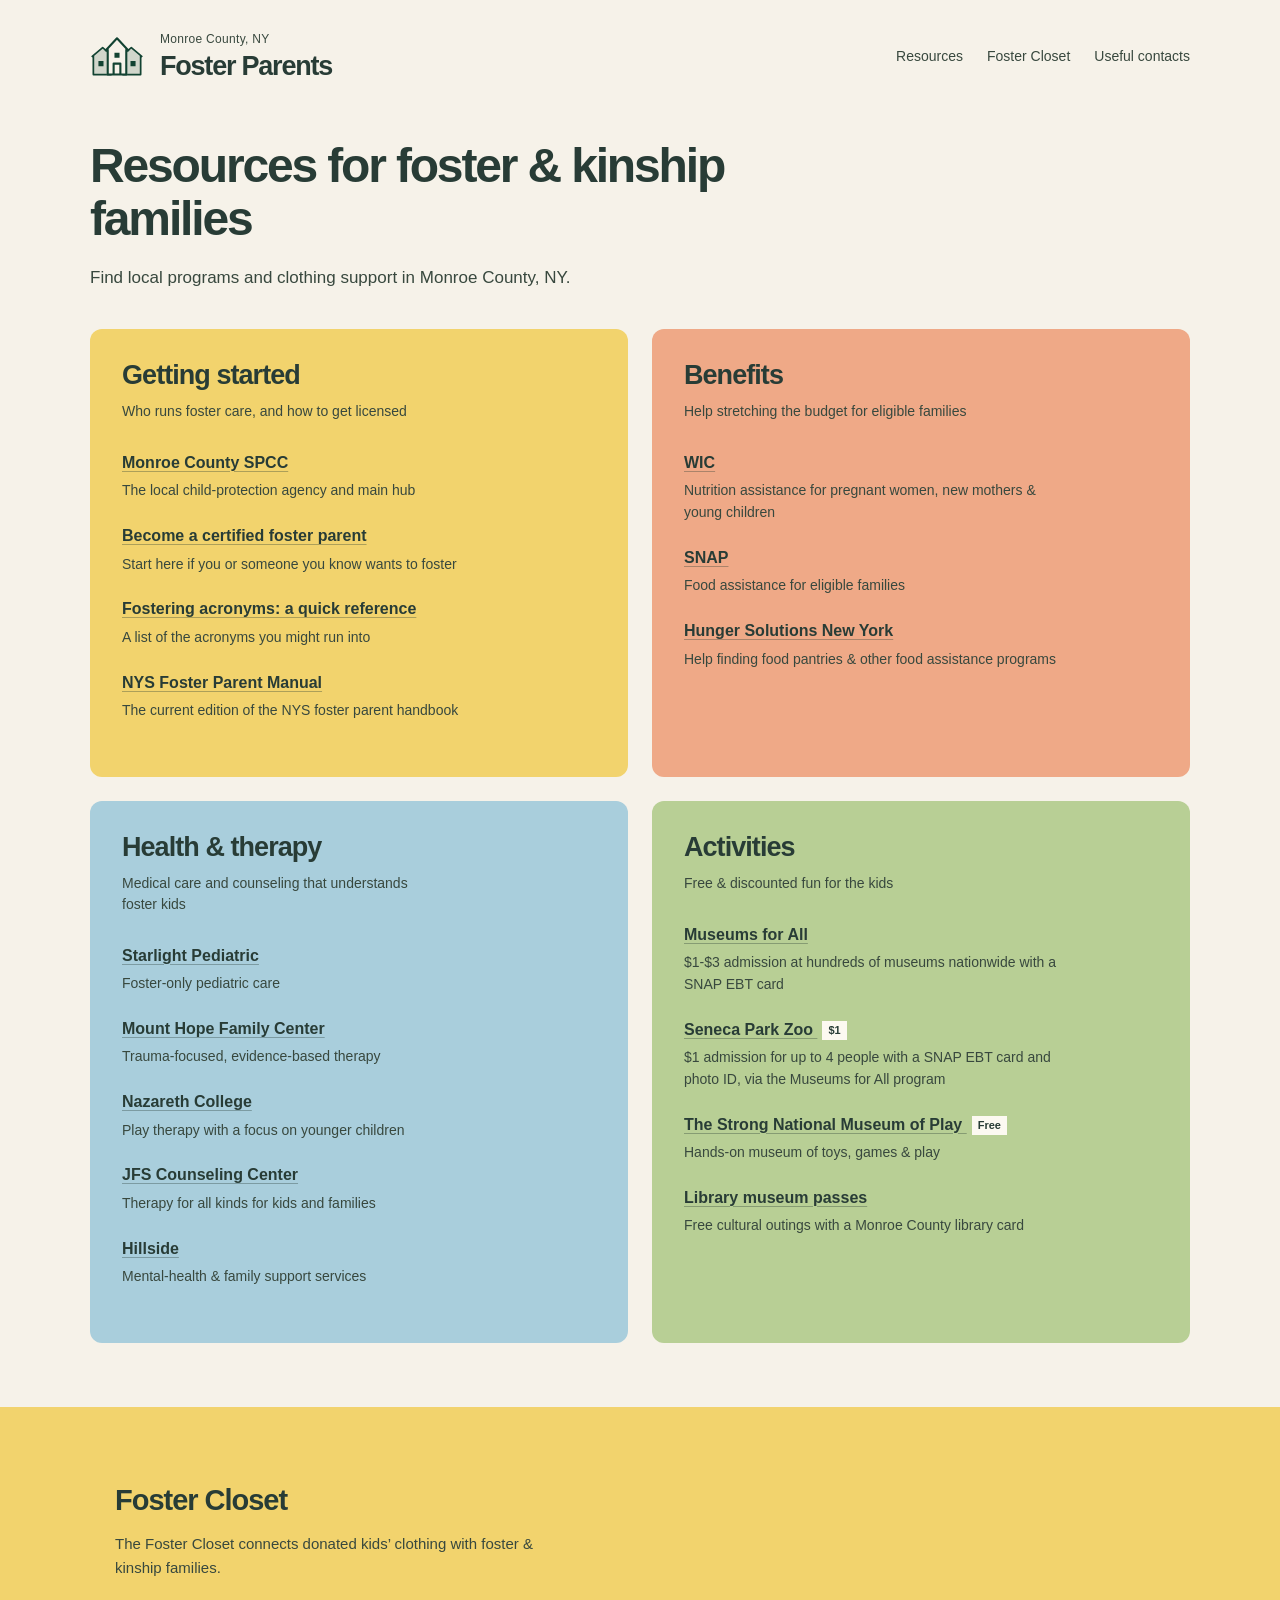
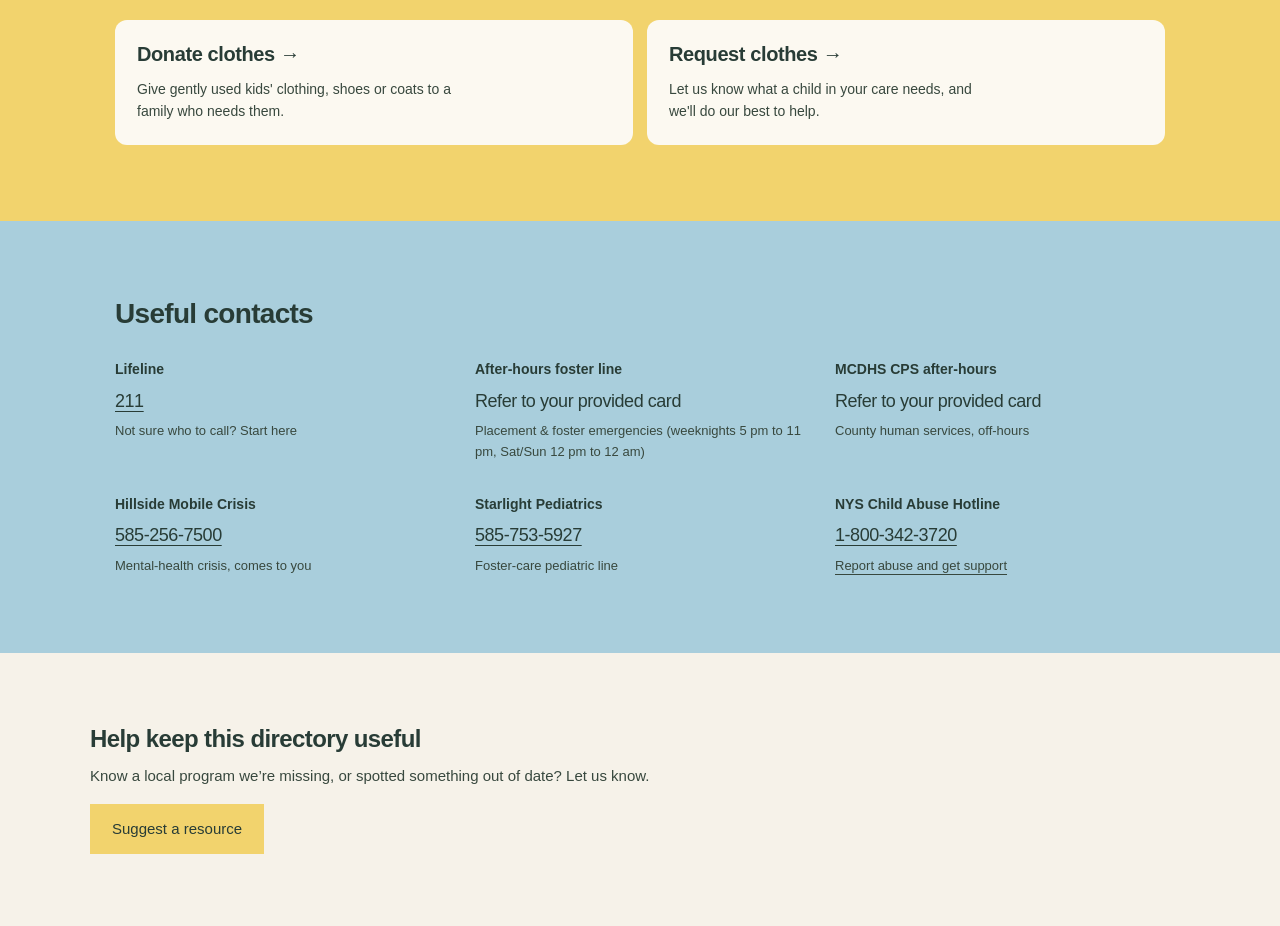
<file: index.html>
<!DOCTYPE html>
<html lang="en">
<head>
<meta charset="utf-8" />
<meta name="viewport" content="width=device-width, initial-scale=1" />
<title>Foster Family Resources in Monroe County, NY</title>
<meta name="description" content="A maintained directory of local support for foster and kinship families in Monroe County, New York: crisis help, therapy, benefits, activities and more." />
<link rel="canonical" href="https://monroecountyfosterparents.com/" />
<meta property="og:type" content="website" />
<meta property="og:site_name" content="Monroe County Foster Parents" />
<meta property="og:title" content="Foster Family Resources in Monroe County, NY" />
<meta property="og:description" content="A maintained directory of local support for foster and kinship families in Monroe County, New York: crisis help, therapy, benefits, activities and more." />
<meta property="og:url" content="https://monroecountyfosterparents.com/" />
<meta name="twitter:card" content="summary" />
<meta name="twitter:title" content="Foster Family Resources in Monroe County, NY" />
<meta name="twitter:description" content="A maintained directory of local support for foster and kinship families in Monroe County, New York: crisis help, therapy, benefits, activities and more." />
<script type="application/ld+json">
{
  "@context": "https://schema.org",
  "@type": "Organization",
  "name": "Monroe County Foster Parents",
  "url": "https://monroecountyfosterparents.com/",
  "description": "A maintained directory of local support for foster and kinship families in Monroe County, New York: crisis help, therapy, benefits, activities and more.",
  "areaServed": {
    "@type": "AdministrativeArea",
    "name": "Monroe County, New York"
  }
}
</script>
<link rel="stylesheet" href="style.css">
<script src="navigation.js" defer></script>
</head>
<body class="neighborhood">
<a class="skip-link" href="#main">Skip to content</a>
<header class="site-header wrap"><a class="brand" href="./"><svg class="village-mark" viewBox="0 0 64 52" aria-hidden="true" focusable="false" fill="none"><path d="M3 27 15 17l12 10v21H3Z" fill="currentColor" opacity=".16"/><path d="M37 27 49 17l12 10v21H37Z" fill="currentColor" opacity=".16"/><path d="m2 27 13-11 13 11M4 26v22h21V26m11 1 13-11 13 11M39 26v22h21V26" stroke="currentColor" stroke-width="2" stroke-linejoin="round"/><path d="M20 19 32 6l12 13v29H20Z" fill="var(--paper)"/><path d="m18 20 14-15 14 15M21 18v30h22V18M28 48V35h8v13" stroke="currentColor" stroke-width="2.5" stroke-linejoin="round"/><path d="M29 22h6v6h-6zM10 32h6v6h-6zM48 32h6v6h-6z" fill="currentColor"/></svg><span class="brand-type"><span class="brand-place">Monroe County, NY</span><span class="brand-name">Foster Parents</span></span></a><nav aria-label="Main navigation"><a href="./#directory">Resources</a><a href="./#foster-closet">Foster Closet</a><a href="./#contacts">Useful contacts</a></nav></header>

<main id="main" tabindex="-1">
  <div class="wrap" id="directory">
    <div class="sec-head">
      <div><h1>Resources for foster &amp; kinship families</h1><p class="directory-intro">Find local programs and clothing support in Monroe County, NY.</p></div>
    </div>
    <div class="grid">

      <div class="cat">
        <div class="cat-heading"><h2 id="getting-started">Getting started</h2><p>Who runs foster care, and how to get licensed</p></div>
        <ul role="list">
          <li>
            <a class="link" href="https://www.spcc-roch.org/" target="_blank" rel="noopener">Monroe County SPCC<span class="sr-only"> (opens in a new tab)</span></a>
            <div class="desc">The local child-protection agency and main hub</div>
          </li>
          <li>
            <a class="link" href="https://www.monroefostercare.org/get-started/" target="_blank" rel="noopener">Become a certified foster parent<span class="sr-only"> (opens in a new tab)</span></a>
            <div class="desc">Start here if you or someone you know wants to foster</div>
          </li>
          <li>
            <a class="link" href="fostering-acronyms.html">Fostering acronyms: a quick reference</a>
            <div class="desc">A list of the acronyms you might run into</div>
          </li>
          <li>
            <a class="link" href="https://ocfs.ny.gov/main/publications/Pub5011.pdf" target="_blank" rel="noopener">NYS Foster Parent Manual<span class="sr-only"> (opens in a new tab)</span></a>
            <div class="desc">The current edition of the NYS foster parent handbook</div>
          </li>
        </ul>
      </div>

      <div class="cat">
        <div class="cat-heading"><h2 id="benefits">Benefits</h2><p>Help stretching the budget for eligible families</p></div>
        <ul role="list">
          <li>
            <a class="link" href="https://www.health.ny.gov/prevention/nutrition/wic/" target="_blank" rel="noopener">WIC<span class="sr-only"> (opens in a new tab)</span></a>
            <div class="desc">Nutrition assistance for pregnant women, new mothers &amp; young children</div>
          </li>
          <li>
            <a class="link" href="https://otda.ny.gov/programs/snap/" target="_blank" rel="noopener">SNAP<span class="sr-only"> (opens in a new tab)</span></a>
            <div class="desc">Food assistance for eligible families</div>
          </li>
          <li>
            <a class="link" href="https://hungersolutionsny.org/" target="_blank" rel="noopener">Hunger Solutions New York<span class="sr-only"> (opens in a new tab)</span></a>
            <div class="desc">Help finding food pantries &amp; other food assistance programs</div>
          </li>
        </ul>
      </div>

      <div class="cat">
        <div class="cat-heading"><h2 id="health">Health &amp; therapy</h2><p>Medical care and counseling that understands foster kids</p></div>
        <ul role="list">
          <li>
            <a class="link" href="https://www.monroecounty.gov/health-maternal-foster-care" target="_blank" rel="noopener">Starlight Pediatric<span class="sr-only"> (opens in a new tab)</span></a>
            <div class="desc">Foster-only pediatric care</div>
          </li>
          <li>
            <a class="link" href="https://www.psych.rochester.edu/MHFC/" target="_blank" rel="noopener">Mount Hope Family Center<span class="sr-only"> (opens in a new tab)</span></a>
            <div class="desc">Trauma-focused, evidence-based therapy</div>
          </li>
          <li>
            <a class="link" href="https://www2.naz.edu/york-wellness-rehabilitation-institute/clinic-care/play-therapy/" target="_blank" rel="noopener">Nazareth College<span class="sr-only"> (opens in a new tab)</span></a>
            <div class="desc">Play therapy with a focus on younger children</div>
          </li>
          <li>
            <a class="link" href="https://jfsrochester.org/the-counseling-center-at-jfs/" target="_blank" rel="noopener">JFS Counseling Center<span class="sr-only"> (opens in a new tab)</span></a>
            <div class="desc">Therapy for all kinds for kids and families</div>
          </li>
          <li>
            <a class="link" href="https://hillside.com/services/" target="_blank" rel="noopener">Hillside<span class="sr-only"> (opens in a new tab)</span></a>
            <div class="desc">Mental-health &amp; family support services</div>
          </li>
        </ul>
      </div>

      <div class="cat">
        <div class="cat-heading"><h2 id="activities">Activities</h2><p>Free &amp; discounted fun for the kids</p></div>
        <ul role="list">
          <li>
            <a class="link" href="https://museums4all.org/" target="_blank" rel="noopener">Museums for All<span class="sr-only"> (opens in a new tab)</span></a>
            <div class="desc">$1-$3 admission at hundreds of museums nationwide with a SNAP EBT card</div>
          </li>
          <li>
            <a class="link" href="https://www.senecaparkzoo.org/" target="_blank" rel="noopener">Seneca Park Zoo <span class="tag">$1</span><span class="sr-only"> (opens in a new tab)</span></a>
            <div class="desc">$1 admission for up to 4 people with a SNAP EBT card and photo ID, via the Museums for All program</div>
          </li>
          <li>
            <a class="link" href="https://www.museumofplay.org/about/community-access/" target="_blank" rel="noopener">The Strong National Museum of Play <span class="tag">Free</span><span class="sr-only"> (opens in a new tab)</span></a>
            <div class="desc">Hands-on museum of toys, games &amp; play</div>
          </li>
          <li>
            <a class="link" href="https://libraryweb.org/whats_new/very-important-places-v-i-p-pass-program/" target="_blank" rel="noopener">Library museum passes<span class="sr-only"> (opens in a new tab)</span></a>
            <div class="desc">Free cultural outings with a Monroe County library card</div>
          </li>
        </ul>
      </div>

    </div>
  </div>

  <section class="wrap" aria-labelledby="closet-title" id="foster-closet">
    <div class="closet-panel">
      <div class="sec-head sec-head--stacked">
        <h2 id="closet-title">Foster Closet</h2>
        <p>The Foster Closet connects donated kids’ clothing with foster &amp; kinship families.</p>
      </div>
      <div class="closet-links">
        <a class="closet-link-card" href="donate-closet/">
          <h3>Donate clothes <span aria-hidden="true">&rarr;</span></h3>
          <p>Give gently used kids' clothing, shoes or coats to a family who needs them.</p>
        </a>
        <a class="closet-link-card" href="request-closet/">
          <h3>Request clothes <span aria-hidden="true">&rarr;</span></h3>
          <p>Let us know what a child in your care needs, and we'll do our best to help.</p>
        </a>
      </div>
    </div>
  </section>

  <section class="wrap" aria-labelledby="contacts-title" id="contacts">
    <div class="sec-content">
      <div class="sec-head">
        <div><h2 id="contacts-title">Useful contacts</h2></div>
      </div>
      <div class="u-grid">
        <div class="u-item">
          <span class="u-name" id="contact-1-name">Lifeline</span>
          <a class="u-num" id="contact-1-number" aria-labelledby="contact-1-name contact-1-number" href="tel:211">211</a>
          <span class="u-sub">Not sure who to call? Start here</span>
        </div>
        <div class="u-item">
          <span class="u-name" id="contact-2-name">After-hours foster line</span>
          <span class="u-num">Refer to your provided card</span>
          <span class="u-sub">Placement &amp; foster emergencies (weeknights 5 pm to 11 pm, Sat/Sun 12 pm to 12 am)</span>
        </div>
        <div class="u-item">
          <span class="u-name" id="contact-3-name">MCDHS CPS after-hours</span>
          <span class="u-num">Refer to your provided card</span>
          <span class="u-sub">County human services, off-hours</span>
        </div>
        <div class="u-item">
          <span class="u-name" id="contact-4-name">Hillside Mobile Crisis</span>
          <a class="u-num" id="contact-4-number" aria-labelledby="contact-4-name contact-4-number" href="tel:5852567500">585-256-7500</a>
          <span class="u-sub">Mental-health crisis, comes to you</span>
        </div>
        <div class="u-item">
          <span class="u-name" id="contact-5-name">Starlight Pediatrics</span>
          <a class="u-num" id="contact-5-number" aria-labelledby="contact-5-name contact-5-number" href="tel:5857535927">585-753-5927</a>
          <span class="u-sub">Foster-care pediatric line</span>
        </div>
        <div class="u-item">
          <span class="u-name" id="contact-6-name">NYS Child Abuse Hotline</span>
          <a class="u-num" id="contact-6-number" aria-labelledby="contact-6-name contact-6-number" href="tel:18003423720">1-800-342-3720</a>
          <span class="u-sub"><a href="https://www.dorightbykids.org" target="_blank" rel="noopener">Report abuse and get support<span class="sr-only"> (opens in a new tab)</span></a></span>
        </div>
      </div>
    </div>
  </section>

  <div class="wrap">
    <div class="suggest-cta" id="suggest">
      <h2>Help keep this directory useful</h2>
      <p>Know a local program we’re missing, or spotted something out of date? Let us know.</p>
      <a class="suggest-btn" href="mailto:contact@monroecountyfosterparents.com">Suggest a resource</a>
    </div>
  </div>

</main>

</body>
</html>
</file>
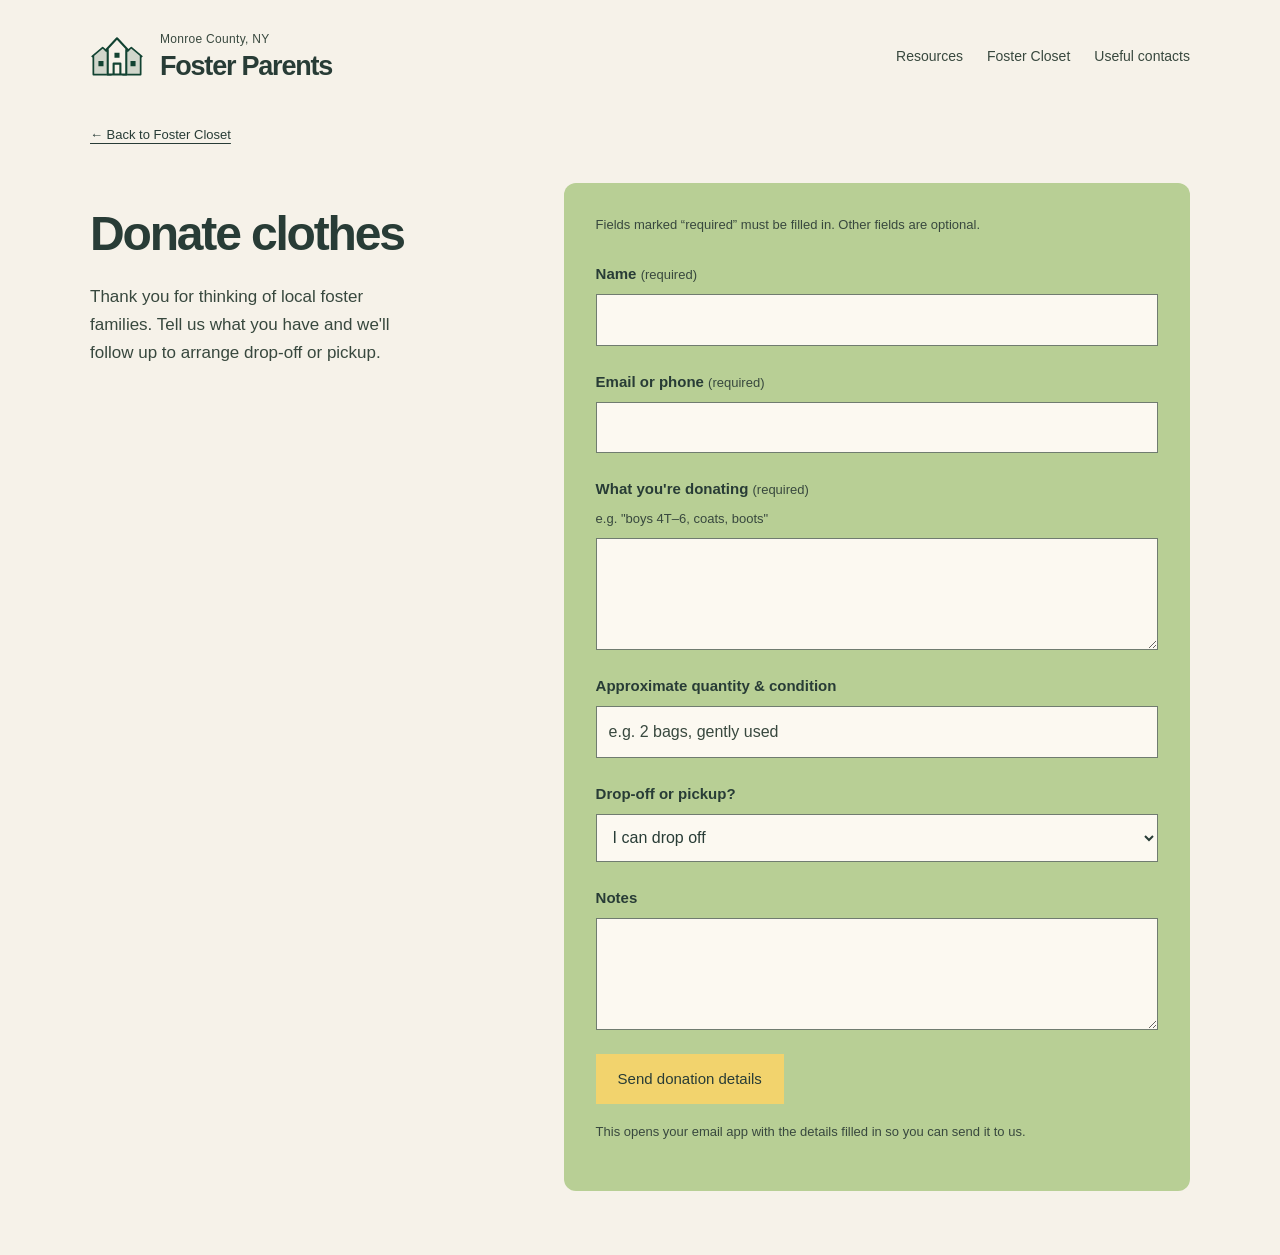
<file: donate-closet/index.html>
<!DOCTYPE html>
<html lang="en">
<head>
<meta charset="utf-8" />
<meta name="viewport" content="width=device-width, initial-scale=1" />
<title>Donate to the Foster Closet | Monroe County Foster Parents</title>
<meta name="description" content="Donate gently used kids' clothing to the Monroe County foster closet." />
<link rel="canonical" href="https://monroecountyfosterparents.com/donate-closet/" />
<meta property="og:type" content="website" />
<meta property="og:site_name" content="Monroe County Foster Parents" />
<meta property="og:title" content="Donate to the Foster Closet | Monroe County Foster Parents" />
<meta property="og:description" content="Donate gently used kids' clothing to the Monroe County foster closet." />
<meta property="og:url" content="https://monroecountyfosterparents.com/donate-closet/" />
<meta name="twitter:card" content="summary" />
<meta name="twitter:title" content="Donate to the Foster Closet | Monroe County Foster Parents" />
<meta name="twitter:description" content="Donate gently used kids' clothing to the Monroe County foster closet." />
<link rel="stylesheet" href="../style.css">
<script src="../navigation.js" defer></script>
</head>
<body class="neighborhood closet-page">
<a class="skip-link" href="#main">Skip to content</a>
<header class="site-header wrap"><a class="brand" href="../"><svg class="village-mark" viewBox="0 0 64 52" aria-hidden="true" focusable="false" fill="none"><path d="M3 27 15 17l12 10v21H3Z" fill="currentColor" opacity=".16"/><path d="M37 27 49 17l12 10v21H37Z" fill="currentColor" opacity=".16"/><path d="m2 27 13-11 13 11M4 26v22h21V26m11 1 13-11 13 11M39 26v22h21V26" stroke="currentColor" stroke-width="2" stroke-linejoin="round"/><path d="M20 19 32 6l12 13v29H20Z" fill="var(--paper)"/><path d="m18 20 14-15 14 15M21 18v30h22V18M28 48V35h8v13" stroke="currentColor" stroke-width="2.5" stroke-linejoin="round"/><path d="M29 22h6v6h-6zM10 32h6v6h-6zM48 32h6v6h-6z" fill="currentColor"/></svg><span class="brand-type"><span class="brand-place">Monroe County, NY</span><span class="brand-name">Foster Parents</span></span></a><nav aria-label="Main navigation"><a href="../#directory">Resources</a><a href="../#foster-closet">Foster Closet</a><a href="../#contacts">Useful contacts</a></nav></header>

<main class="wrap" id="main" tabindex="-1">
  <a class="back-link" href="../#foster-closet">&larr; Back to Foster Closet</a>

  <section class="page-hero" aria-labelledby="form-title">
    <h1 id="form-title">Donate clothes</h1>
    <p class="lead">Thank you for thinking of local foster families. Tell us what you have and we'll follow up to arrange drop-off or pickup.</p>
  </section>

  <form class="form-card form-card--centered" id="donate-form" aria-labelledby="form-title" aria-describedby="required-note">
    <p id="required-note" class="form-note">Fields marked “required” must be filled in. Other fields are optional.</p>
    <div class="field">
      <label for="name">Name <span class="hint">(required)</span></label>
      <input id="name" name="name" autocomplete="name" type="text" required>
    </div>

    <div class="field">
      <label for="contact">Email or phone <span class="hint">(required)</span></label>
      <input id="contact" name="contact" autocapitalize="none" spellcheck="false" type="text" required>
    </div>

    <div class="field">
      <label for="items">What you're donating <span class="hint">(required)</span></label>
      <span class="hint" id="items-hint">e.g. "boys 4T&ndash;6, coats, boots"</span>
      <textarea id="items" aria-describedby="items-hint" name="items" required></textarea>
    </div>

    <div class="field">
      <label for="condition">Approximate quantity &amp; condition</label>
      <input id="condition" name="condition" type="text" placeholder="e.g. 2 bags, gently used">
    </div>

    <div class="field">
      <label for="logistics">Drop-off or pickup?</label>
      <select id="logistics" name="logistics">
        <option value="Drop-off">I can drop off</option>
        <option value="Pickup">I need pickup</option>
        <option value="Either">Either works</option>
      </select>
    </div>

    <div class="field">
      <label for="notes">Notes</label>
      <textarea id="notes" name="notes"></textarea>
    </div>

    <button type="submit" class="suggest-btn" aria-describedby="email-note">Send donation details</button>
    <p id="email-note" class="form-note">This opens your email app with the details filled in so you can send it to us.</p>
    <noscript><p>This form needs JavaScript to prepare an email. You can instead email your details to <a href="mailto:contact@monroecountyfosterparents.com">contact@monroecountyfosterparents.com</a>.</p></noscript>
  </form>
</main>

<script>
document.getElementById('donate-form').addEventListener('submit', function (e) {
  e.preventDefault();
  var val = function (id) { return document.getElementById(id).value.trim(); };
  var subject = 'Foster Closet Donation';
  var body = [
    'Name: ' + val('name'),
    'Email/phone: ' + val('contact'),
    'Donating: ' + val('items'),
    'Quantity/condition: ' + val('condition'),
    'Drop-off or pickup: ' + document.getElementById('logistics').value,
    'Notes: ' + val('notes')
  ].join('\n');
  window.location.href = 'mailto:contact@monroecountyfosterparents.com'
    + '?subject=' + encodeURIComponent(subject)
    + '&body=' + encodeURIComponent(body);
});
</script>

</body>
</html>
</file>
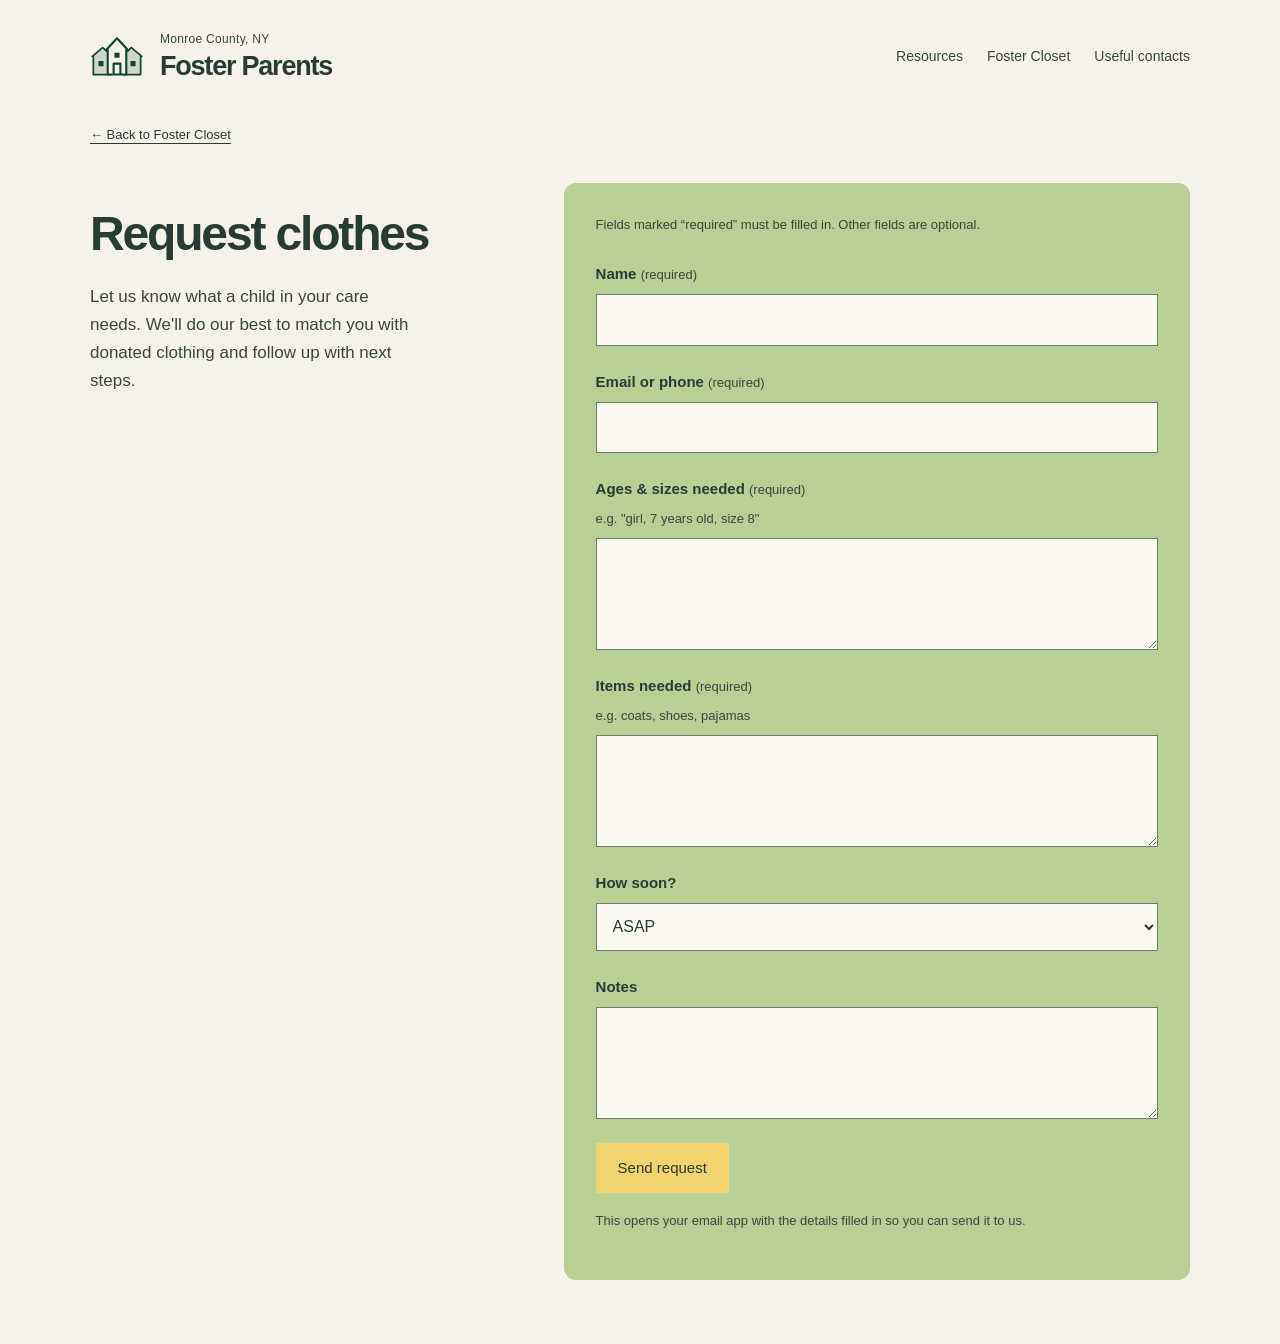
<file: request-closet/index.html>
<!DOCTYPE html>
<html lang="en">
<head>
<meta charset="utf-8" />
<meta name="viewport" content="width=device-width, initial-scale=1" />
<title>Request from the Foster Closet | Monroe County Foster Parents</title>
<meta name="description" content="Request kids' clothing from the Monroe County foster closet." />
<link rel="canonical" href="https://monroecountyfosterparents.com/request-closet/" />
<meta property="og:type" content="website" />
<meta property="og:site_name" content="Monroe County Foster Parents" />
<meta property="og:title" content="Request from the Foster Closet | Monroe County Foster Parents" />
<meta property="og:description" content="Request kids' clothing from the Monroe County foster closet." />
<meta property="og:url" content="https://monroecountyfosterparents.com/request-closet/" />
<meta name="twitter:card" content="summary" />
<meta name="twitter:title" content="Request from the Foster Closet | Monroe County Foster Parents" />
<meta name="twitter:description" content="Request kids' clothing from the Monroe County foster closet." />
<link rel="stylesheet" href="../style.css">
<script src="../navigation.js" defer></script>
</head>
<body class="neighborhood closet-page">
<a class="skip-link" href="#main">Skip to content</a>
<header class="site-header wrap"><a class="brand" href="../"><svg class="village-mark" viewBox="0 0 64 52" aria-hidden="true" focusable="false" fill="none"><path d="M3 27 15 17l12 10v21H3Z" fill="currentColor" opacity=".16"/><path d="M37 27 49 17l12 10v21H37Z" fill="currentColor" opacity=".16"/><path d="m2 27 13-11 13 11M4 26v22h21V26m11 1 13-11 13 11M39 26v22h21V26" stroke="currentColor" stroke-width="2" stroke-linejoin="round"/><path d="M20 19 32 6l12 13v29H20Z" fill="var(--paper)"/><path d="m18 20 14-15 14 15M21 18v30h22V18M28 48V35h8v13" stroke="currentColor" stroke-width="2.5" stroke-linejoin="round"/><path d="M29 22h6v6h-6zM10 32h6v6h-6zM48 32h6v6h-6z" fill="currentColor"/></svg><span class="brand-type"><span class="brand-place">Monroe County, NY</span><span class="brand-name">Foster Parents</span></span></a><nav aria-label="Main navigation"><a href="../#directory">Resources</a><a href="../#foster-closet">Foster Closet</a><a href="../#contacts">Useful contacts</a></nav></header>

<main class="wrap" id="main" tabindex="-1">
  <a class="back-link" href="../#foster-closet">&larr; Back to Foster Closet</a>

  <section class="page-hero" aria-labelledby="form-title">
    <h1 id="form-title">Request clothes</h1>
    <p class="lead">Let us know what a child in your care needs. We'll do our best to match you with donated clothing and follow up with next steps.</p>
  </section>

  <form class="form-card form-card--centered" id="request-form" aria-labelledby="form-title" aria-describedby="required-note">
    <p id="required-note" class="form-note">Fields marked “required” must be filled in. Other fields are optional.</p>
    <div class="field">
      <label for="name">Name <span class="hint">(required)</span></label>
      <input id="name" name="name" autocomplete="name" type="text" required>
    </div>

    <div class="field">
      <label for="contact">Email or phone <span class="hint">(required)</span></label>
      <input id="contact" name="contact" autocapitalize="none" spellcheck="false" type="text" required>
    </div>

    <div class="field">
      <label for="ages-sizes">Ages &amp; sizes needed <span class="hint">(required)</span></label>
      <span class="hint" id="ages-sizes-hint">e.g. "girl, 7 years old, size 8"</span>
      <textarea id="ages-sizes" aria-describedby="ages-sizes-hint" name="ages-sizes" required></textarea>
    </div>

    <div class="field">
      <label for="items">Items needed <span class="hint">(required)</span></label>
      <span class="hint" id="items-hint">e.g. coats, shoes, pajamas</span>
      <textarea id="items" aria-describedby="items-hint" name="items" required></textarea>
    </div>

    <div class="field">
      <label for="urgency">How soon?</label>
      <select id="urgency" name="urgency">
        <option value="ASAP">ASAP</option>
        <option value="Within a week">Within a week</option>
        <option value="Within a month">Within a month</option>
        <option value="No rush">No rush</option>
      </select>
    </div>

    <div class="field">
      <label for="notes">Notes</label>
      <textarea id="notes" name="notes"></textarea>
    </div>

    <button type="submit" class="suggest-btn" aria-describedby="email-note">Send request</button>
    <p id="email-note" class="form-note">This opens your email app with the details filled in so you can send it to us.</p>
    <noscript><p>This form needs JavaScript to prepare an email. You can instead email your details to <a href="mailto:contact@monroecountyfosterparents.com">contact@monroecountyfosterparents.com</a>.</p></noscript>
  </form>
</main>

<script>
document.getElementById('request-form').addEventListener('submit', function (e) {
  e.preventDefault();
  var val = function (id) { return document.getElementById(id).value.trim(); };
  var subject = 'Foster Closet Request';
  var body = [
    'Name: ' + val('name'),
    'Email/phone: ' + val('contact'),
    'Ages/sizes needed: ' + val('ages-sizes'),
    'Items needed: ' + val('items'),
    'How soon: ' + document.getElementById('urgency').value,
    'Notes: ' + val('notes')
  ].join('\n');
  window.location.href = 'mailto:contact@monroecountyfosterparents.com'
    + '?subject=' + encodeURIComponent(subject)
    + '&body=' + encodeURIComponent(body);
});
</script>

</body>
</html>
</file>
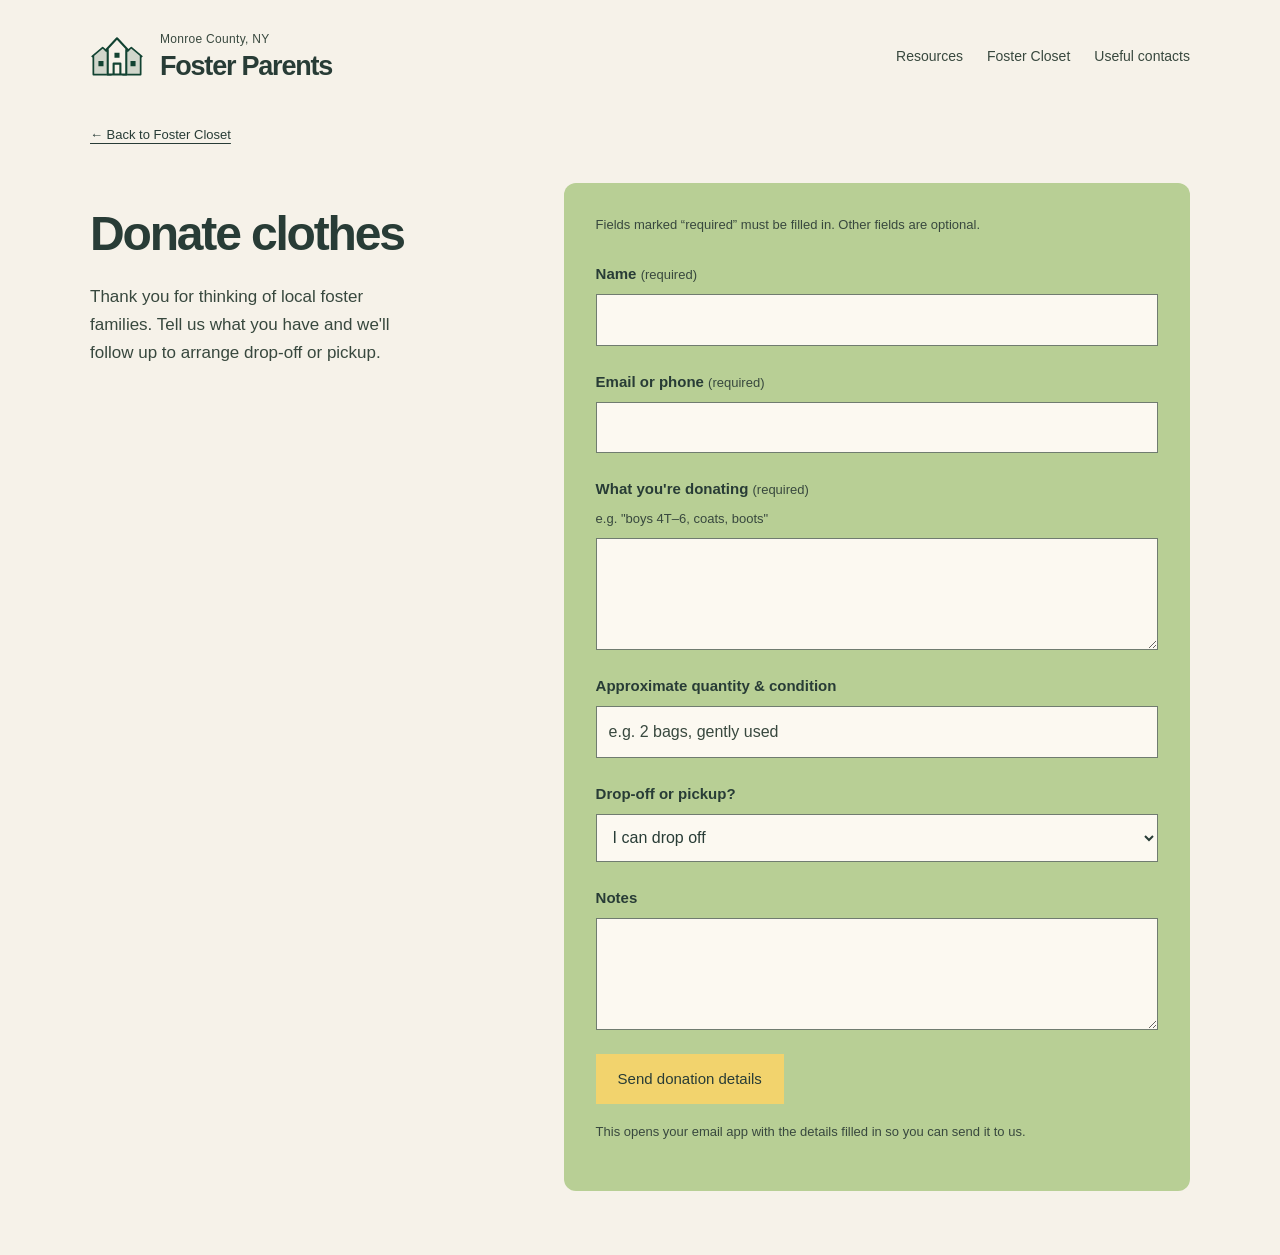
<file: donate-closet.html>
<!DOCTYPE html>
<html lang="en">
<head>
<meta charset="utf-8">
<meta name="viewport" content="width=device-width, initial-scale=1">
<title>Page moved | Monroe County Foster Parents</title>
<link rel="canonical" href="https://monroecountyfosterparents.com/donate-closet/">
<meta http-equiv="refresh" content="0; url=donate-closet/">
<script>if (location.protocol === 'file:') location.replace('donate-closet/index.html' + location.search + location.hash); else location.replace('donate-closet/' + location.search + location.hash);</script>
</head>
<body><p>This page has moved. <a href="donate-closet/index.html">Continue to the form</a>.</p></body>
</html>
</file>
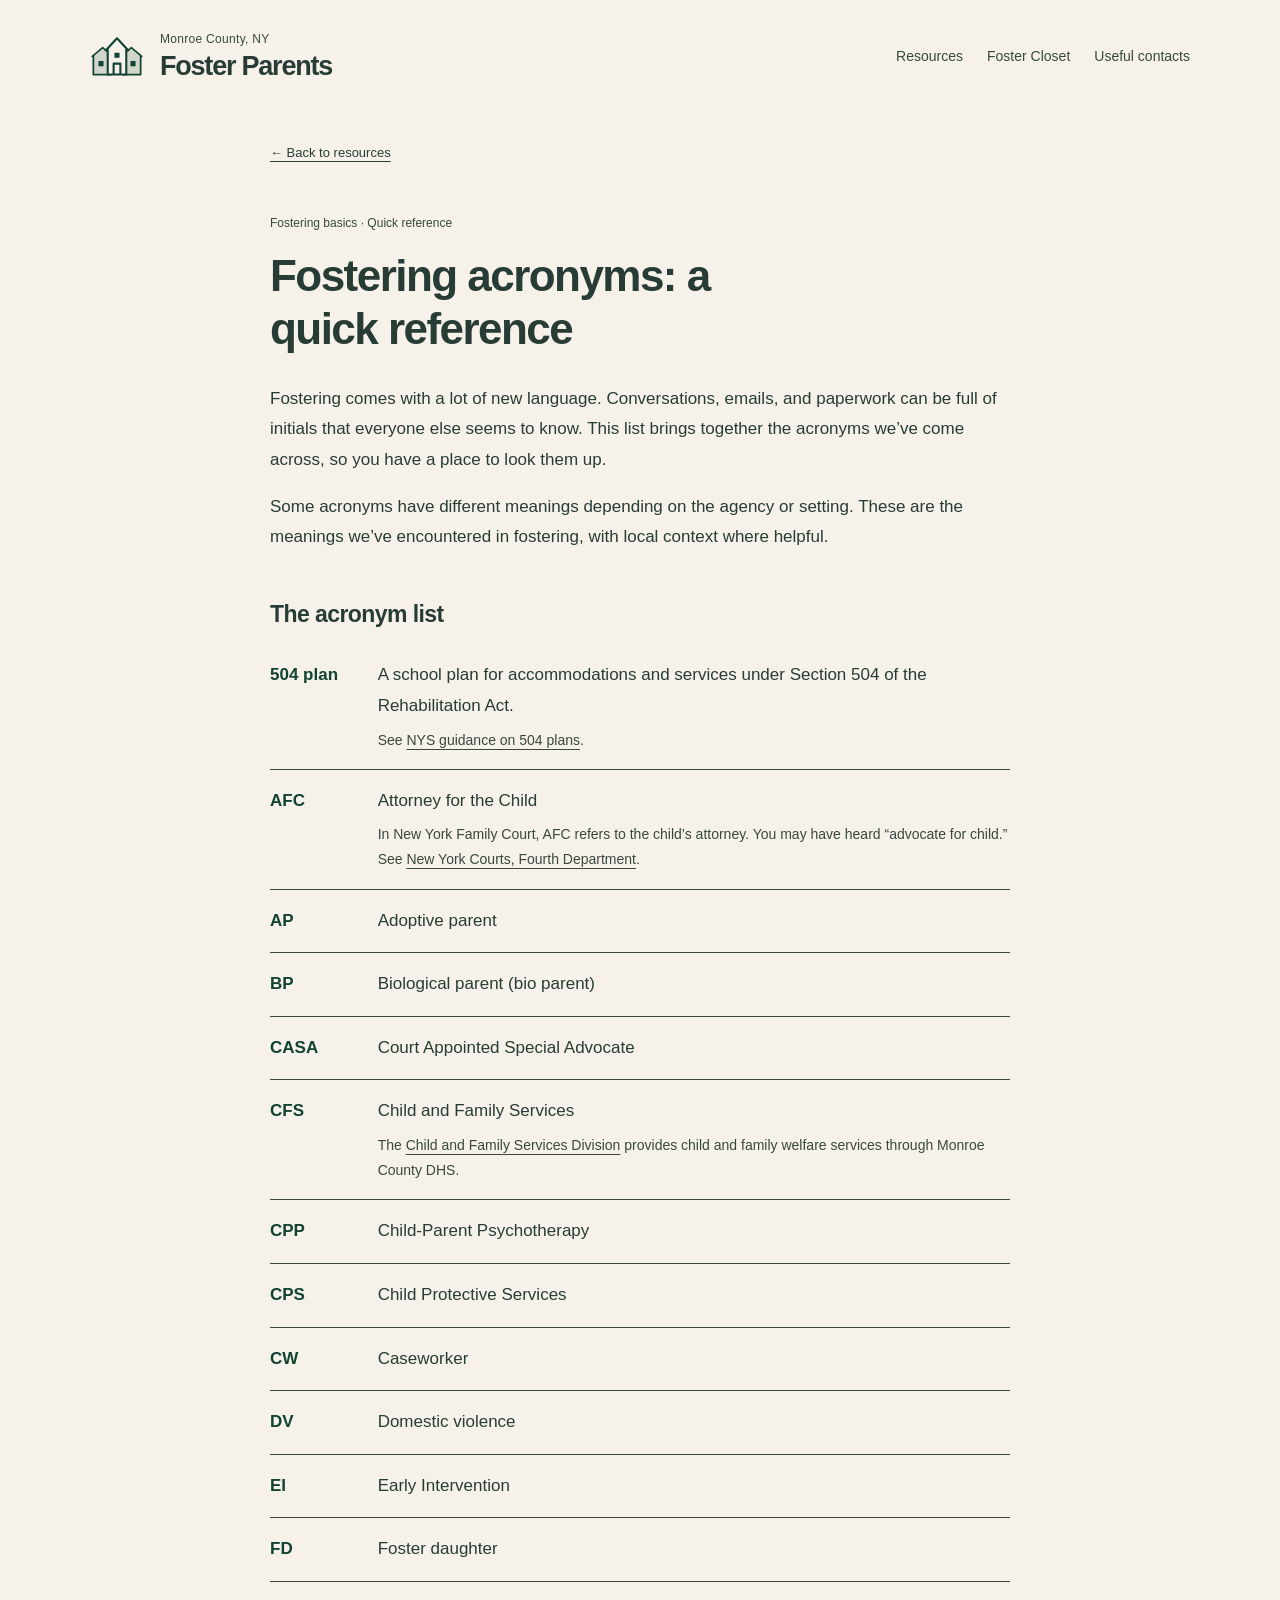
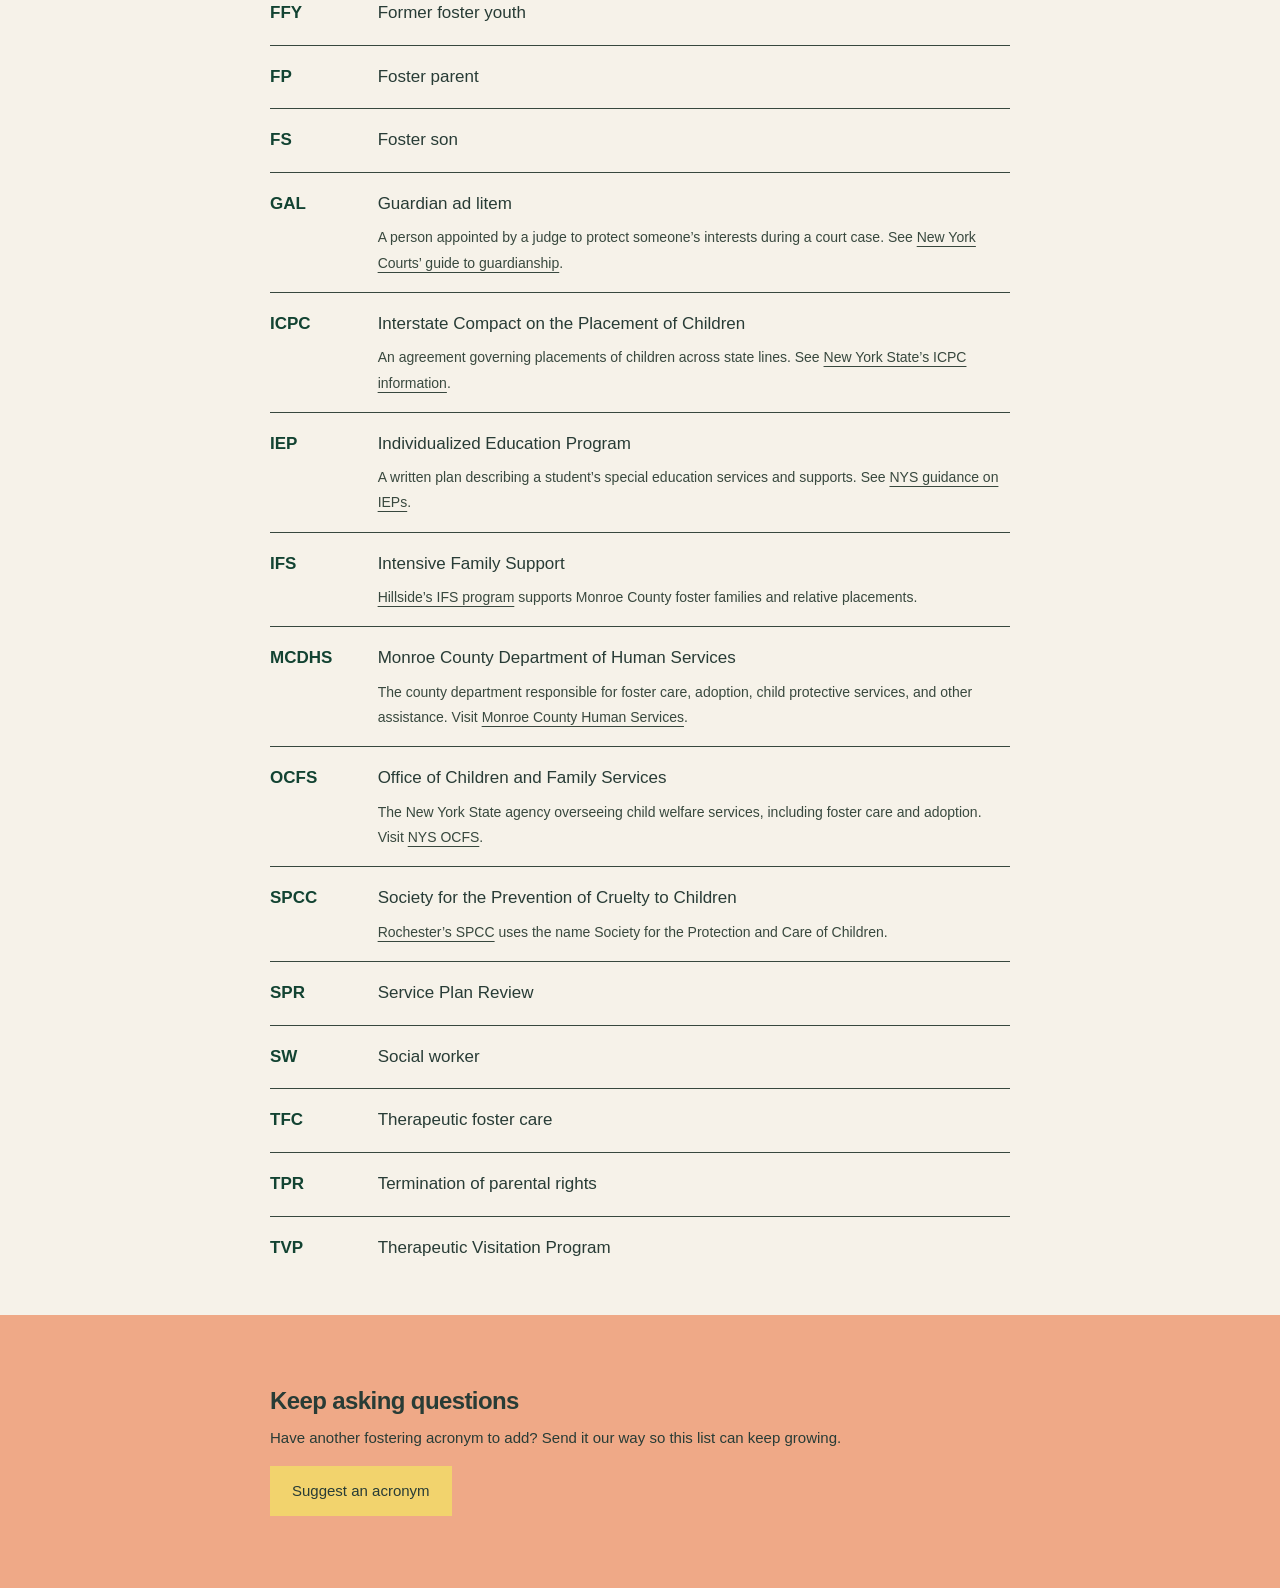
<file: fostering-acronyms.html>
<!DOCTYPE html>
<html lang="en">
<head>
  <meta charset="utf-8">
  <meta name="viewport" content="width=device-width, initial-scale=1">
  <title>Fostering acronyms: a quick reference | Monroe County Foster Parents</title>
  <meta name="description" content="A quick reference to fostering acronyms and related terms, including EI, IEP, and 504 plans, for foster and kinship families in Monroe County, New York.">
  <link rel="canonical" href="https://monroecountyfosterparents.com/fostering-acronyms.html">
  <link rel="stylesheet" href="style.css">
  <script src="navigation.js" defer></script>
</head>
<body class="neighborhood">
<a class="skip-link" href="#main">Skip to content</a>
<header class="site-header wrap"><a class="brand" href="./"><svg class="village-mark" viewBox="0 0 64 52" aria-hidden="true" fill="none"><path d="M3 27 15 17l12 10v21H3Z" fill="currentColor" opacity=".16"/><path d="M37 27 49 17l12 10v21H37Z" fill="currentColor" opacity=".16"/><path d="m2 27 13-11 13 11M4 26v22h21V26m11 1 13-11 13 11M39 26v22h21V26" stroke="currentColor" stroke-width="2" stroke-linejoin="round"/><path d="M20 19 32 6l12 13v29H20Z" fill="var(--paper)"/><path d="m18 20 14-15 14 15M21 18v30h22V18M28 48V35h8v13" stroke="currentColor" stroke-width="2.5" stroke-linejoin="round"/><path d="M29 22h6v6h-6zM10 32h6v6h-6zM48 32h6v6h-6z" fill="currentColor"/></svg><span class="brand-type"><span class="brand-place">Monroe County, NY</span><span class="brand-name">Foster Parents</span></span></a><nav aria-label="Main navigation"><a href="./#directory">Resources</a><a href="./#foster-closet">Foster Closet</a><a href="./#contacts">Useful contacts</a></nav></header><main id="main" class="wrap" tabindex="-1">
  <div class="article-shell">
    <a class="back-link" href="./">← Back to resources</a>
    <article>
      <header class="page-hero">
        <p class="eyebrow">Fostering basics · Quick reference</p>
        <h1 class="acronym-title">Fostering acronyms: a quick reference</h1>
      </header>
      <div class="prose">
        <p>Fostering comes with a lot of new language. Conversations, emails, and paperwork can be full of initials that everyone else seems to know. This list brings together the acronyms we’ve come across, so you have a place to look them up.</p>
        <p>Some acronyms have different meanings depending on the agency or setting. These are the meanings we’ve encountered in fostering, with local context where helpful.</p>
        <h2>The acronym list</h2>
        <dl class="acronym-list">
              <div id="504-plan"><dt>504 plan</dt><dd>A school plan for accommodations and services under Section 504 of the Rehabilitation Act.<p>See <a href="https://www.acces.nysed.gov/vr/42100-youth-school-transition-planning-and-services-policy">NYS guidance on 504 plans</a>.</p></dd></div>
              <div id="afc"><dt>AFC</dt><dd>Attorney for the Child<p>In New York Family Court, AFC refers to the child’s attorney. You may have heard “advocate for child.” See <a href="https://ad4.nycourts.gov/afc/prospective">New York Courts, Fourth Department</a>.</p></dd></div>
              <div id="ap"><dt>AP</dt><dd>Adoptive parent</dd></div>
              <div id="bp"><dt>BP</dt><dd>Biological parent (bio parent)</dd></div>
              <div id="casa"><dt>CASA</dt><dd>Court Appointed Special Advocate</dd></div>
              <div id="cfs"><dt>CFS</dt><dd>Child and Family Services<p>The <a href="https://www.monroecounty.gov/hs-family">Child and Family Services Division</a> provides child and family welfare services through Monroe County DHS.</p></dd></div>
              <div id="cpp"><dt>CPP</dt><dd>Child-Parent Psychotherapy</dd></div>
              <div id="cps"><dt>CPS</dt><dd>Child Protective Services</dd></div>
              <div id="cw"><dt>CW</dt><dd>Caseworker</dd></div>
              <div id="dv"><dt>DV</dt><dd>Domestic violence</dd></div>
              <div id="ei"><dt>EI</dt><dd>Early Intervention</dd></div>
              <div id="fd"><dt>FD</dt><dd>Foster daughter</dd></div>
              <div id="ffy"><dt>FFY</dt><dd>Former foster youth</dd></div>
              <div id="fp"><dt>FP</dt><dd>Foster parent</dd></div>
              <div id="fs"><dt>FS</dt><dd>Foster son</dd></div>
              <div id="gal"><dt>GAL</dt><dd>Guardian ad litem<p>A person appointed by a judge to protect someone’s interests during a court case. See <a href="https://www.nycourts.gov/help/guardianship/guardianship-basics">New York Courts’ guide to guardianship</a>.</p></dd></div>
              <div id="icpc"><dt>ICPC</dt><dd>Interstate Compact on the Placement of Children<p>An agreement governing placements of children across state lines. See <a href="https://ocfs.ny.gov/programs/adoption/icpc/">New York State’s ICPC information</a>.</p></dd></div>
              <div id="iep"><dt>IEP</dt><dd>Individualized Education Program<p>A written plan describing a student’s special education services and supports. See <a href="https://www.nysed.gov/special-education/individualized-education-program-iep">NYS guidance on IEPs</a>.</p></dd></div>
              <div id="ifs"><dt>IFS</dt><dd>Intensive Family Support<p><a href="https://hillside.com/services/intensive-family-support/">Hillside’s IFS program</a> supports Monroe County foster families and relative placements.</p></dd></div>
              <div id="mcdhs"><dt>MCDHS</dt><dd>Monroe County Department of Human Services<p>The county department responsible for foster care, adoption, child protective services, and other assistance. Visit <a href="https://www.monroecounty.gov/hs">Monroe County Human Services</a>.</p></dd></div>
              <div id="ocfs"><dt>OCFS</dt><dd>Office of Children and Family Services<p>The New York State agency overseeing child welfare services, including foster care and adoption. Visit <a href="https://ocfs.ny.gov/">NYS OCFS</a>.</p></dd></div>
              <div id="spcc"><dt>SPCC</dt><dd>Society for the Prevention of Cruelty to Children<p><a href="https://www.spcc-roch.org/">Rochester’s SPCC</a> uses the name Society for the Protection and Care of Children.</p></dd></div>
              <div id="spr"><dt>SPR</dt><dd>Service Plan Review</dd></div>
              <div id="sw"><dt>SW</dt><dd>Social worker</dd></div>
              <div id="tfc"><dt>TFC</dt><dd>Therapeutic foster care</dd></div>
              <div id="tpr"><dt>TPR</dt><dd>Termination of parental rights</dd></div>
              <div id="tvp"><dt>TVP</dt><dd>Therapeutic Visitation Program</dd></div>
        </dl>
      </div>
    </article>
  </div>
</main>
<footer class="acronym-footer" aria-labelledby="acronym-footer-title">
  <div class="wrap">
    <div class="suggest-cta article-shell">
      <h2 id="acronym-footer-title">Keep asking questions</h2>
      <p>Have another fostering acronym to add? Send it our way so this list can keep growing.</p>
      <a class="suggest-btn" href="mailto:contact@monroecountyfosterparents.com?subject=Fostering%20acronym">Suggest an acronym</a>
    </div>
  </div>
</footer>
</body>
</html>
</file>
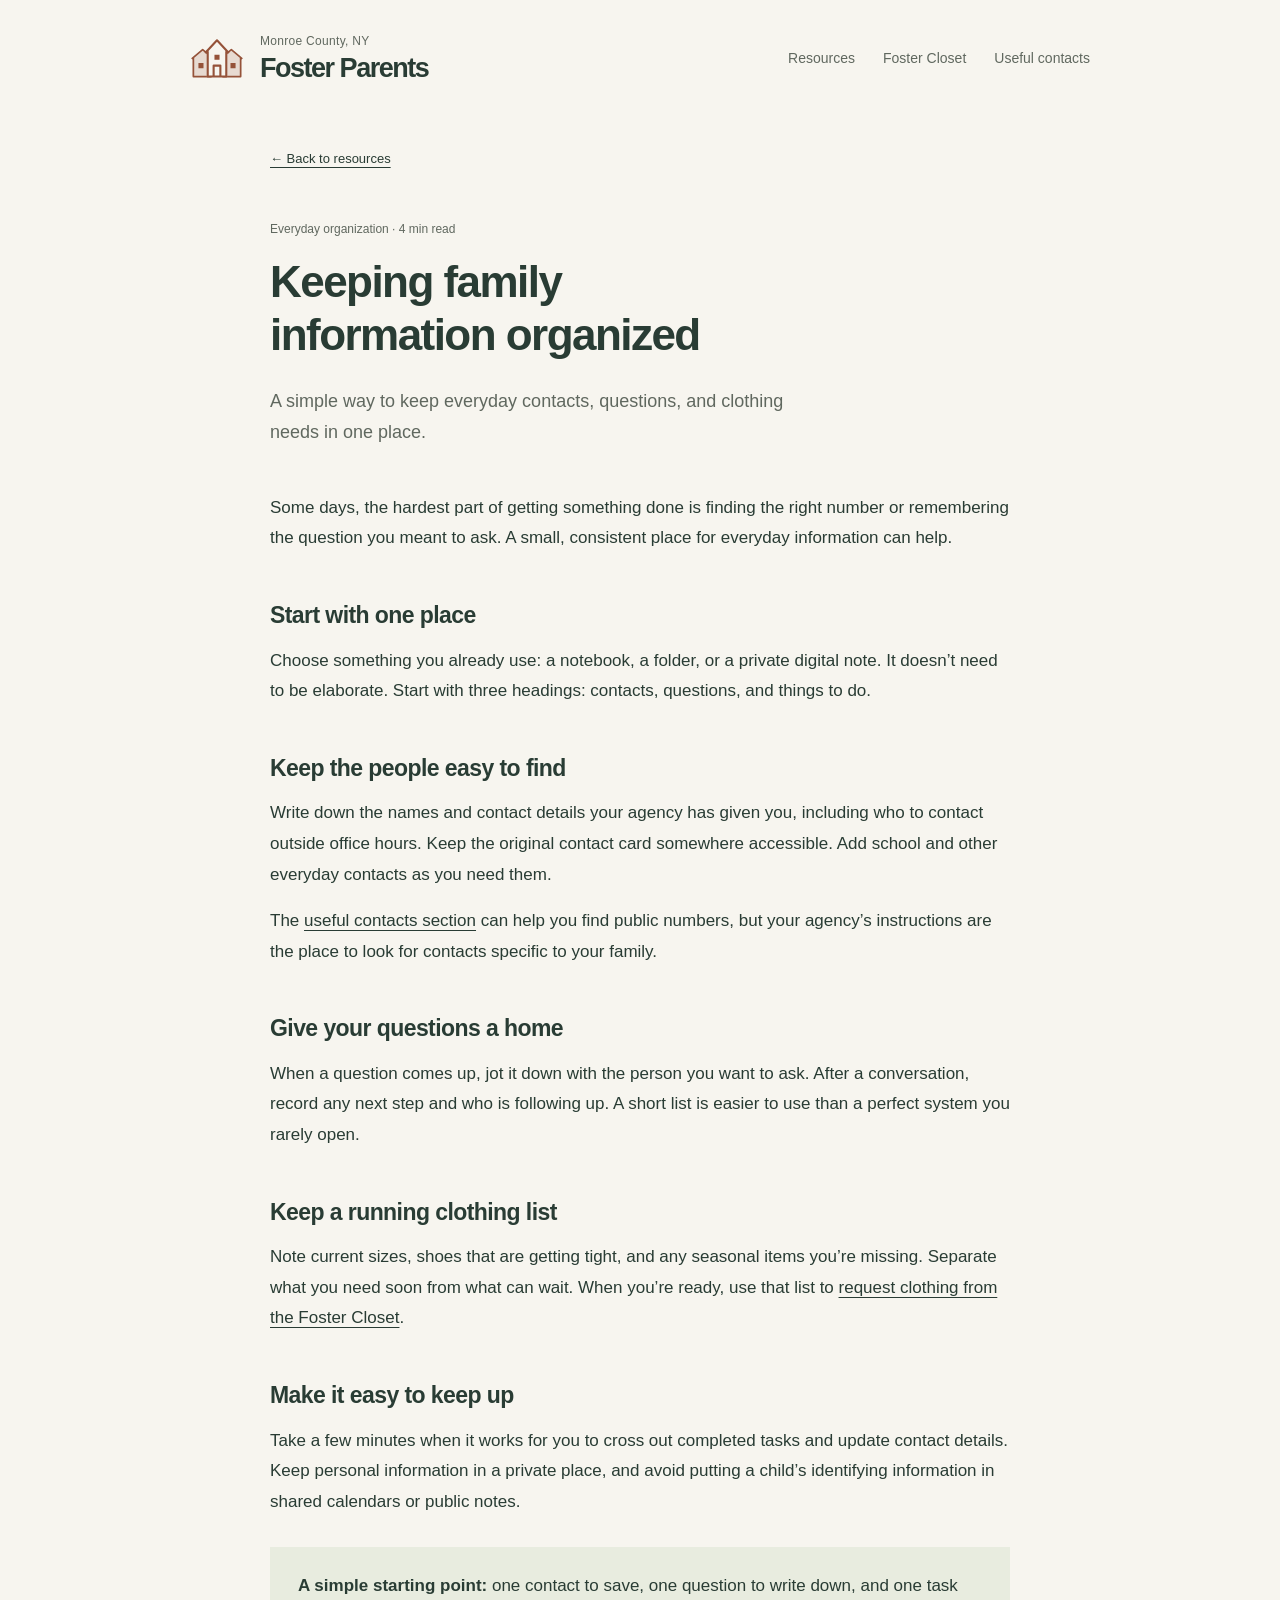
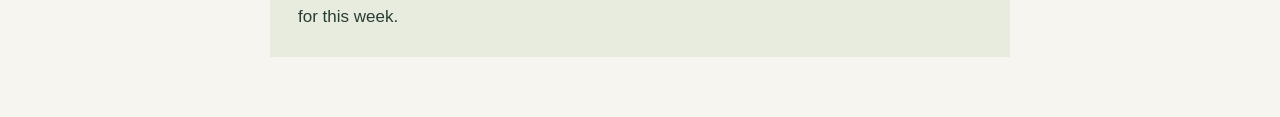
<file: organize-family-information.html>
<!DOCTYPE html><html lang="en"><head><meta charset="utf-8"><meta name="viewport" content="width=device-width, initial-scale=1"><title>Keeping family information organized | Monroe County Foster Parents</title><meta name="description" content="A simple way to keep everyday contacts, questions, and clothing needs in one place."><link rel="canonical" href="https://monroecountyfosterparents.com/organize-family-information.html"><link rel="stylesheet" href="style.css"><script src="navigation.js" defer></script>
</head><body><a class="skip-link" href="#main">Skip to content</a>
<header class="site-header wrap"><a class="brand" href="./"><svg class="village-mark" viewBox="0 0 64 52" aria-hidden="true" fill="none"><path d="M3 27 15 17l12 10v21H3Z" fill="currentColor" opacity=".16"/><path d="M37 27 49 17l12 10v21H37Z" fill="currentColor" opacity=".16"/><path d="m2 27 13-11 13 11M4 26v22h21V26m11 1 13-11 13 11M39 26v22h21V26" stroke="currentColor" stroke-width="2" stroke-linejoin="round"/><path d="M20 19 32 6l12 13v29H20Z" fill="var(--paper)"/><path d="m18 20 14-15 14 15M21 18v30h22V18M28 48V35h8v13" stroke="currentColor" stroke-width="2.5" stroke-linejoin="round"/><path d="M29 22h6v6h-6zM10 32h6v6h-6zM48 32h6v6h-6z" fill="currentColor"/></svg><span class="brand-type"><span class="brand-place">Monroe County, NY</span><span class="brand-name">Foster Parents</span></span></a><nav aria-label="Main navigation"><a href="./#directory">Resources</a><a href="./#foster-closet">Foster Closet</a><a href="./#contacts">Useful contacts</a></nav></header><main id="main" class="wrap"><div class="article-shell"><a class="back-link" href="./">← Back to resources</a><article><header class="page-hero"><p class="eyebrow">Everyday organization · 4 min read</p><h1>Keeping family information organized</h1><p class="lead">A simple way to keep everyday contacts, questions, and clothing needs in one place.</p></header><div class="prose"><p>Some days, the hardest part of getting something done is finding the right number or remembering the question you meant to ask. A small, consistent place for everyday information can help.</p><h2>Start with one place</h2><p>Choose something you already use: a notebook, a folder, or a private digital note. It doesn’t need to be elaborate. Start with three headings: contacts, questions, and things to do.</p><h2>Keep the people easy to find</h2><p>Write down the names and contact details your agency has given you, including who to contact outside office hours. Keep the original contact card somewhere accessible. Add school and other everyday contacts as you need them.</p><p>The <a href="./#contacts">useful contacts section</a> can help you find public numbers, but your agency’s instructions are the place to look for contacts specific to your family.</p><h2>Give your questions a home</h2><p>When a question comes up, jot it down with the person you want to ask. After a conversation, record any next step and who is following up. A short list is easier to use than a perfect system you rarely open.</p><h2>Keep a running clothing list</h2><p>Note current sizes, shoes that are getting tight, and any seasonal items you’re missing. Separate what you need soon from what can wait. When you’re ready, use that list to <a href="request-closet/">request clothing from the Foster Closet</a>.</p><h2>Make it easy to keep up</h2><p>Take a few minutes when it works for you to cross out completed tasks and update contact details. Keep personal information in a private place, and avoid putting a child’s identifying information in shared calendars or public notes.</p><aside class="editorial-note"><p><strong>A simple starting point:</strong> one contact to save, one question to write down, and one task for this week.</p></aside></div></article></div></main></body></html>
</file>
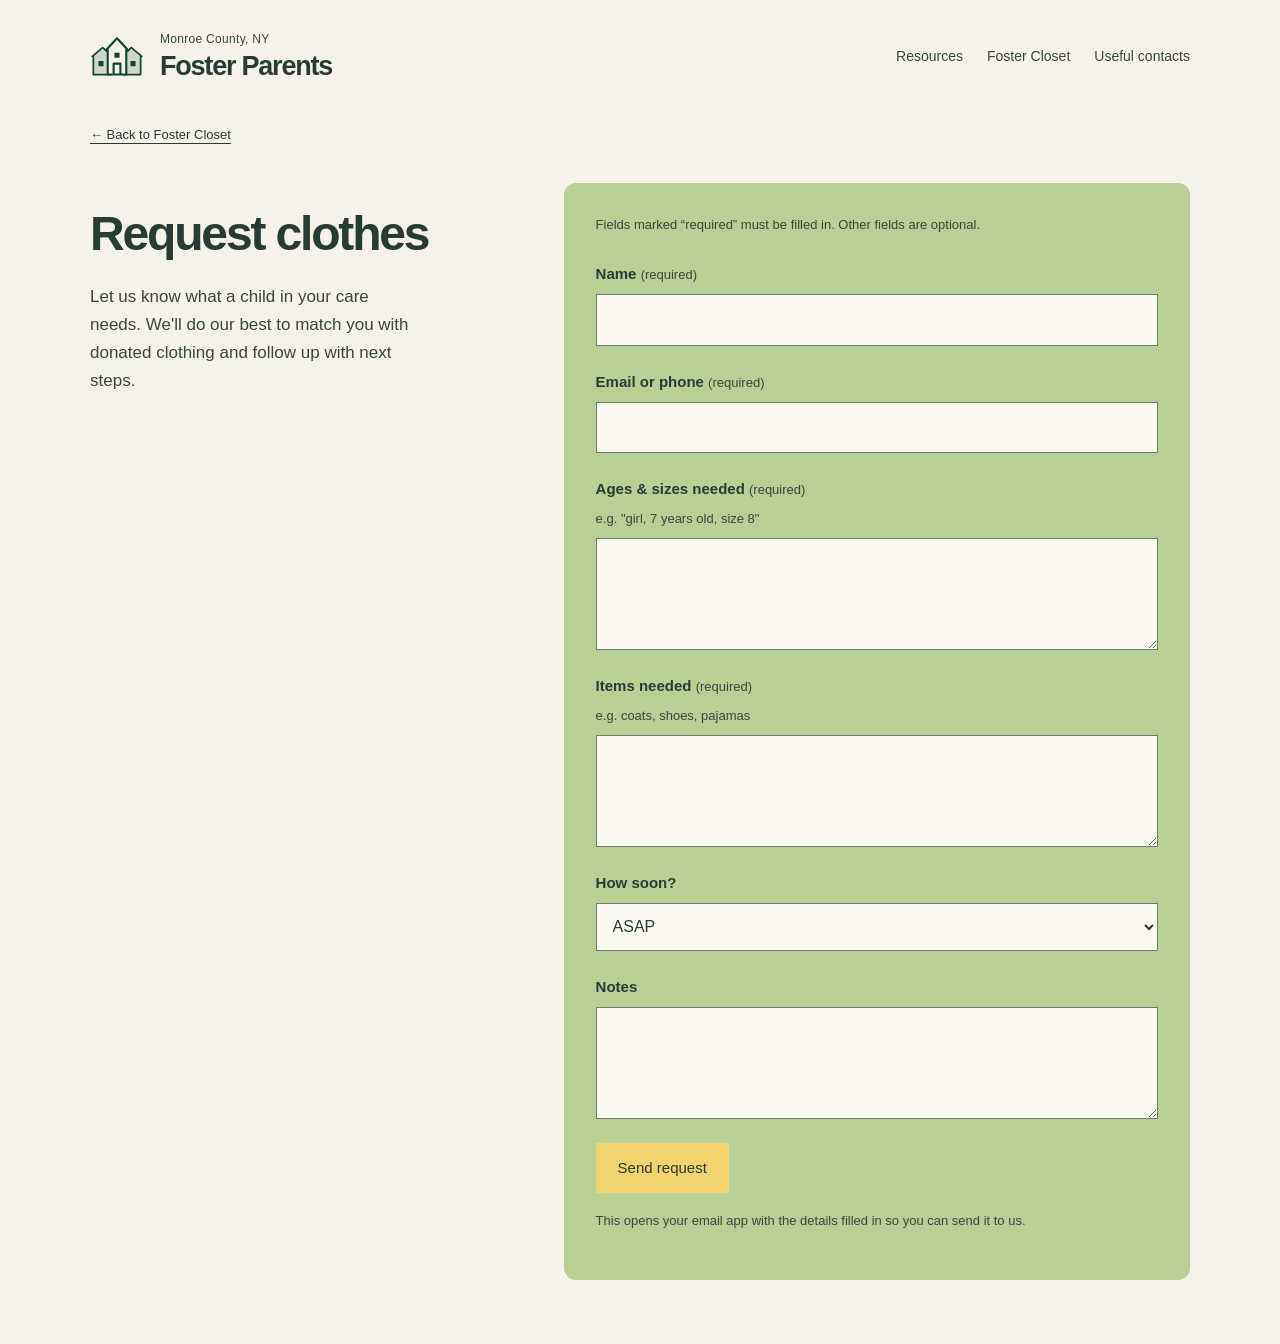
<file: request-closet.html>
<!DOCTYPE html>
<html lang="en">
<head>
<meta charset="utf-8">
<meta name="viewport" content="width=device-width, initial-scale=1">
<title>Page moved | Monroe County Foster Parents</title>
<link rel="canonical" href="https://monroecountyfosterparents.com/request-closet/">
<meta http-equiv="refresh" content="0; url=request-closet/">
<script>if (location.protocol === 'file:') location.replace('request-closet/index.html' + location.search + location.hash); else location.replace('request-closet/' + location.search + location.hash);</script>
</head>
<body><p>This page has moved. <a href="request-closet/index.html">Continue to the form</a>.</p></body>
</html>
</file>
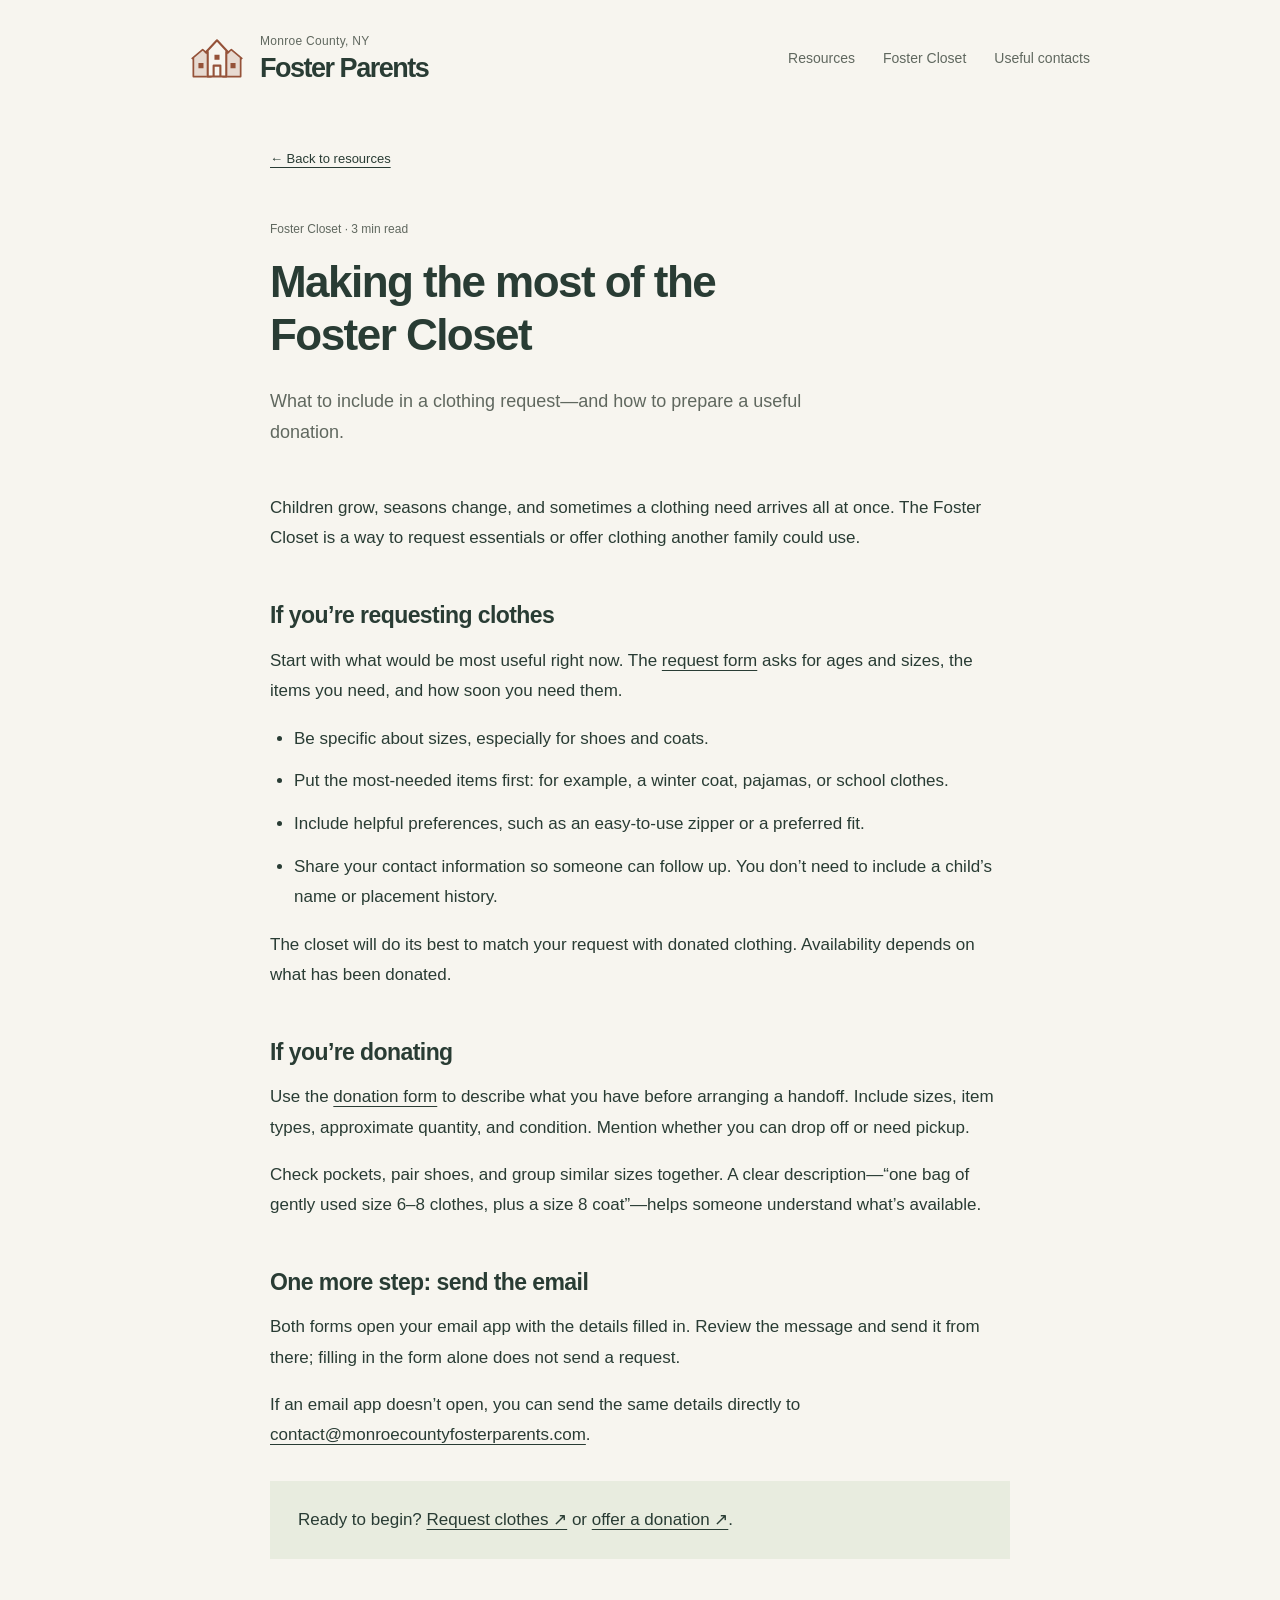
<file: using-the-foster-closet.html>
<!DOCTYPE html><html lang="en"><head><meta charset="utf-8"><meta name="viewport" content="width=device-width, initial-scale=1"><title>Making the most of the Foster Closet | Monroe County Foster Parents</title><meta name="description" content="What to include in a clothing request—and how to prepare a useful donation."><link rel="canonical" href="https://monroecountyfosterparents.com/using-the-foster-closet.html"><link rel="stylesheet" href="style.css"><script src="navigation.js" defer></script>
</head><body><a class="skip-link" href="#main">Skip to content</a>
<header class="site-header wrap"><a class="brand" href="./"><svg class="village-mark" viewBox="0 0 64 52" aria-hidden="true" fill="none"><path d="M3 27 15 17l12 10v21H3Z" fill="currentColor" opacity=".16"/><path d="M37 27 49 17l12 10v21H37Z" fill="currentColor" opacity=".16"/><path d="m2 27 13-11 13 11M4 26v22h21V26m11 1 13-11 13 11M39 26v22h21V26" stroke="currentColor" stroke-width="2" stroke-linejoin="round"/><path d="M20 19 32 6l12 13v29H20Z" fill="var(--paper)"/><path d="m18 20 14-15 14 15M21 18v30h22V18M28 48V35h8v13" stroke="currentColor" stroke-width="2.5" stroke-linejoin="round"/><path d="M29 22h6v6h-6zM10 32h6v6h-6zM48 32h6v6h-6z" fill="currentColor"/></svg><span class="brand-type"><span class="brand-place">Monroe County, NY</span><span class="brand-name">Foster Parents</span></span></a><nav aria-label="Main navigation"><a href="./#directory">Resources</a><a href="./#foster-closet">Foster Closet</a><a href="./#contacts">Useful contacts</a></nav></header><main id="main" class="wrap"><div class="article-shell"><a class="back-link" href="./">← Back to resources</a><article><header class="page-hero"><p class="eyebrow">Foster Closet · 3 min read</p><h1>Making the most of the Foster Closet</h1><p class="lead">What to include in a clothing request—and how to prepare a useful donation.</p></header><div class="prose"><p>Children grow, seasons change, and sometimes a clothing need arrives all at once. The Foster Closet is a way to request essentials or offer clothing another family could use.</p><h2>If you’re requesting clothes</h2><p>Start with what would be most useful right now. The <a href="request-closet/">request form</a> asks for ages and sizes, the items you need, and how soon you need them.</p><ul><li>Be specific about sizes, especially for shoes and coats.</li><li>Put the most-needed items first: for example, a winter coat, pajamas, or school clothes.</li><li>Include helpful preferences, such as an easy-to-use zipper or a preferred fit.</li><li>Share your contact information so someone can follow up. You don’t need to include a child’s name or placement history.</li></ul><p>The closet will do its best to match your request with donated clothing. Availability depends on what has been donated.</p><h2>If you’re donating</h2><p>Use the <a href="donate-closet/">donation form</a> to describe what you have before arranging a handoff. Include sizes, item types, approximate quantity, and condition. Mention whether you can drop off or need pickup.</p><p>Check pockets, pair shoes, and group similar sizes together. A clear description—“one bag of gently used size 6–8 clothes, plus a size 8 coat”—helps someone understand what’s available.</p><h2>One more step: send the email</h2><p>Both forms open your email app with the details filled in. Review the message and send it from there; filling in the form alone does not send a request.</p><p>If an email app doesn’t open, you can send the same details directly to <a href="mailto:contact@monroecountyfosterparents.com">contact@monroecountyfosterparents.com</a>.</p><aside class="editorial-note"><p>Ready to begin? <a href="request-closet/">Request clothes ↗</a> or <a href="donate-closet/">offer a donation ↗</a>.</p></aside></div></article></div></main></body></html>
</file>
<file: style.css>
/* Shared stylesheet entry point. Import order preserves the cascade. */
@import url("css/base.css");
@import url("css/directory.css");
@import url("css/home-sections.css");
@import url("css/pages-and-forms.css");
@import url("css/responsive.css");
@import url("css/neighborhood.css");
@import url("css/accessibility.css");
@import url("css/closet-forms.css");
@import url("css/photos-and-motion.css");
@import url("css/closet-and-surfaces.css");
</file>
